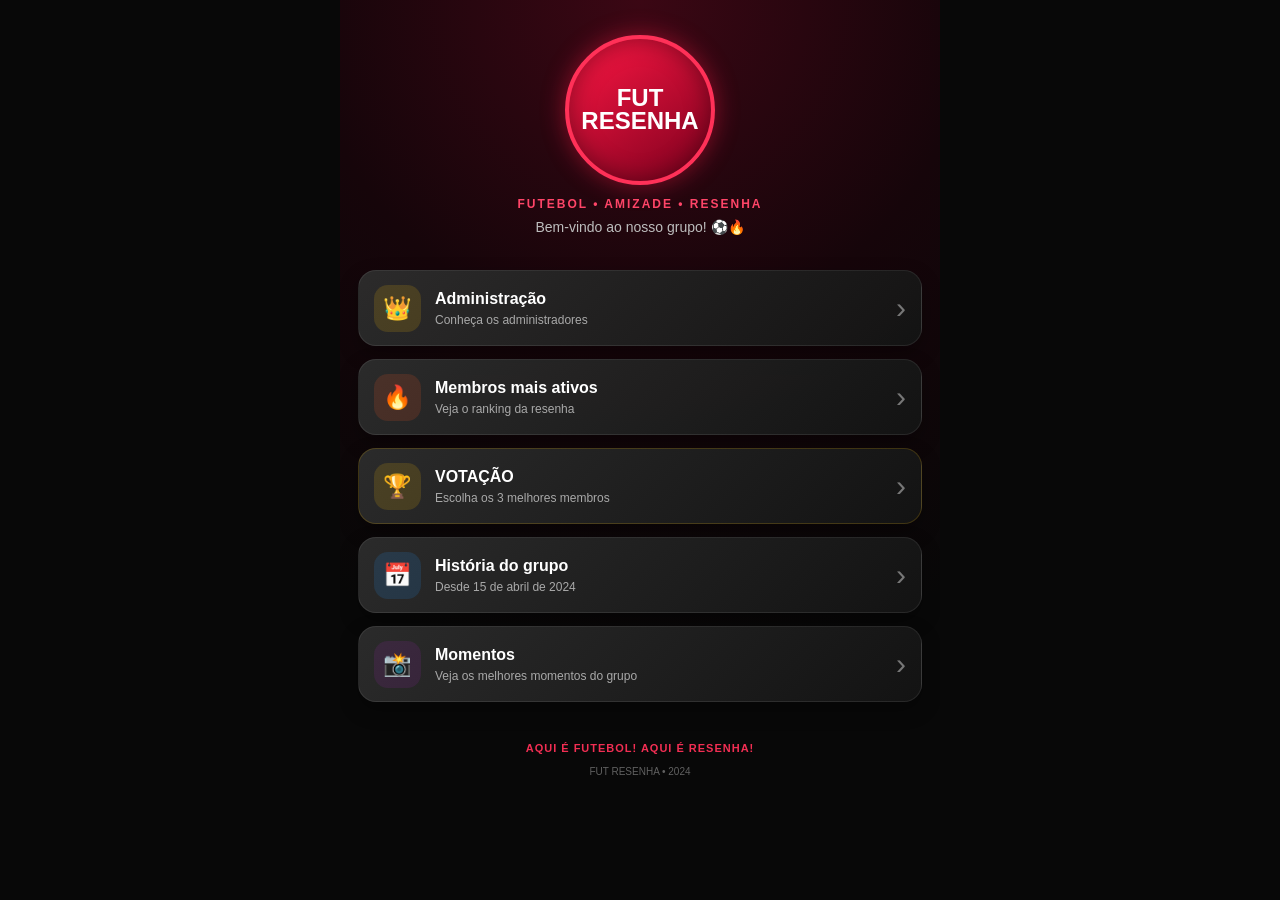
<file: index.html>
<!DOCTYPE html><html lang="pt-BR">
<head>
  <meta charset="UTF-8">
  <meta name="viewport" content="width=device-width, initial-scale=1.0">
  <title>FUT RESENHA</title>
  <link rel="stylesheet" href="style.css">
</head><body>  <div class="fut-page"><header class="hero">
  <div class="logo-area">
    <div class="logo-placeholder">
      FUT<br>RESENHA
    </div>
  </div>

  <p class="subtitle">FUTEBOL • AMIZADE • RESENHA</p>
  <p class="welcome">Bem-vindo ao nosso grupo! ⚽🔥</p>
</header>

<main class="menu">

  <a class="menu-card admin" href="administracao.html">
    <span class="icon">👑</span>
    <div>
      <strong>Administração</strong>
      <small>Conheça os administradores</small>
    </div>
    <span class="arrow">›</span>
  </a>

  <a class="menu-card active" href="ativos.html">
    <span class="icon">🔥</span>
    <div>
      <strong>Membros mais ativos</strong>
      <small>Veja o ranking da resenha</small>
    </div>
    <span class="arrow">›</span>
  </a>

  <a
    class="menu-card voting"
    href="https://docs.google.com/forms/d/e/1FAIpQLSfeVWWFdoKGb5j1BT060ZwXlwQJOsMhaYoPtxOzcRHyYe3UgA/viewform?usp=dialog"
    target="_blank"
    rel="noopener noreferrer"
  >
    <span class="icon">🏆</span>
    <div>
      <strong>VOTAÇÃO</strong>
      <small>Escolha os 3 melhores membros</small>
    </div>
    <span class="arrow">›</span>
  </a>

  <a class="menu-card history" href="historia.html">
    <span class="icon">📅</span>
    <div>
      <strong>História do grupo</strong>
      <small>Desde 15 de abril de 2024</small>
    </div>
    <span class="arrow">›</span>
  </a>

  <a class="menu-card moments" href="momentos.html">
    <span class="icon">📸</span>
    <div>
      <strong>Momentos</strong>
      <small>Veja os melhores momentos do grupo</small>
    </div>
    <span class="arrow">›</span>
  </a>

</main>

<footer>
  <strong>AQUI É FUTEBOL! AQUI É RESENHA!</strong>
  <span>FUT RESENHA • 2024</span>
</footer>

  </div></body>
</html>
</file>
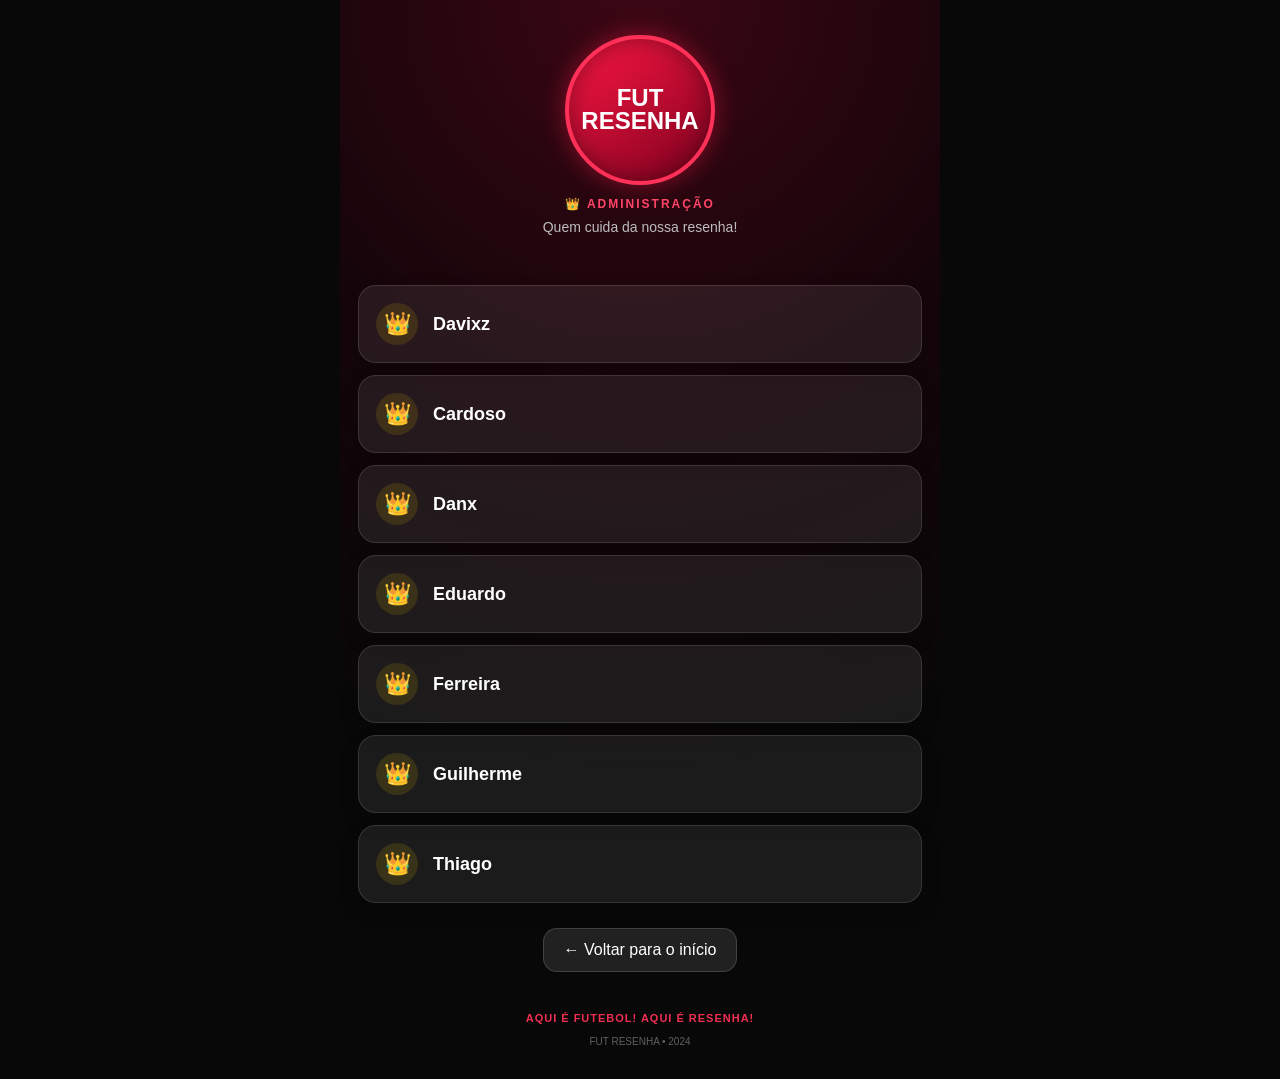
<file: administracao.html>
<!DOCTYPE html><html lang="pt-BR">
<head>
  <meta charset="UTF-8">
  <meta name="viewport" content="width=device-width, initial-scale=1.0">
  <title>Administração — FUT RESENHA</title>
  <link rel="stylesheet" href="style.css">
</head><body>  <div class="fut-page"><header class="hero">
  <div class="logo-area">
    <div class="logo-placeholder">
      FUT<br>RESENHA
    </div>
  </div>

  <p class="subtitle">👑 ADMINISTRAÇÃO</p>
  <p class="welcome">Quem cuida da nossa resenha!</p>
</header>

<main class="admins">

  <div class="admin-card">
    <span class="admin-icon">👑</span>
    <strong>Davixz</strong>
  </div>

  <div class="admin-card">
    <span class="admin-icon">👑</span>
    <strong>Cardoso</strong>
  </div>

  <div class="admin-card">
    <span class="admin-icon">👑</span>
    <strong>Danx</strong>
  </div>

  <div class="admin-card">
    <span class="admin-icon">👑</span>
    <strong>Eduardo</strong>
  </div>

  <div class="admin-card">
    <span class="admin-icon">👑</span>
    <strong>Ferreira</strong>
  </div>

  <div class="admin-card">
    <span class="admin-icon">👑</span>
    <strong>Guilherme</strong>
  </div>

  <div class="admin-card">
    <span class="admin-icon">👑</span>
    <strong>Thiago</strong>
  </div>

</main>

<a class="back-button" href="index.html">
  ← Voltar para o início
</a>

<footer>
  <strong>AQUI É FUTEBOL! AQUI É RESENHA!</strong>
  <span>FUT RESENHA • 2024</span>
</footer>

  </div></body>
</html>
</file>
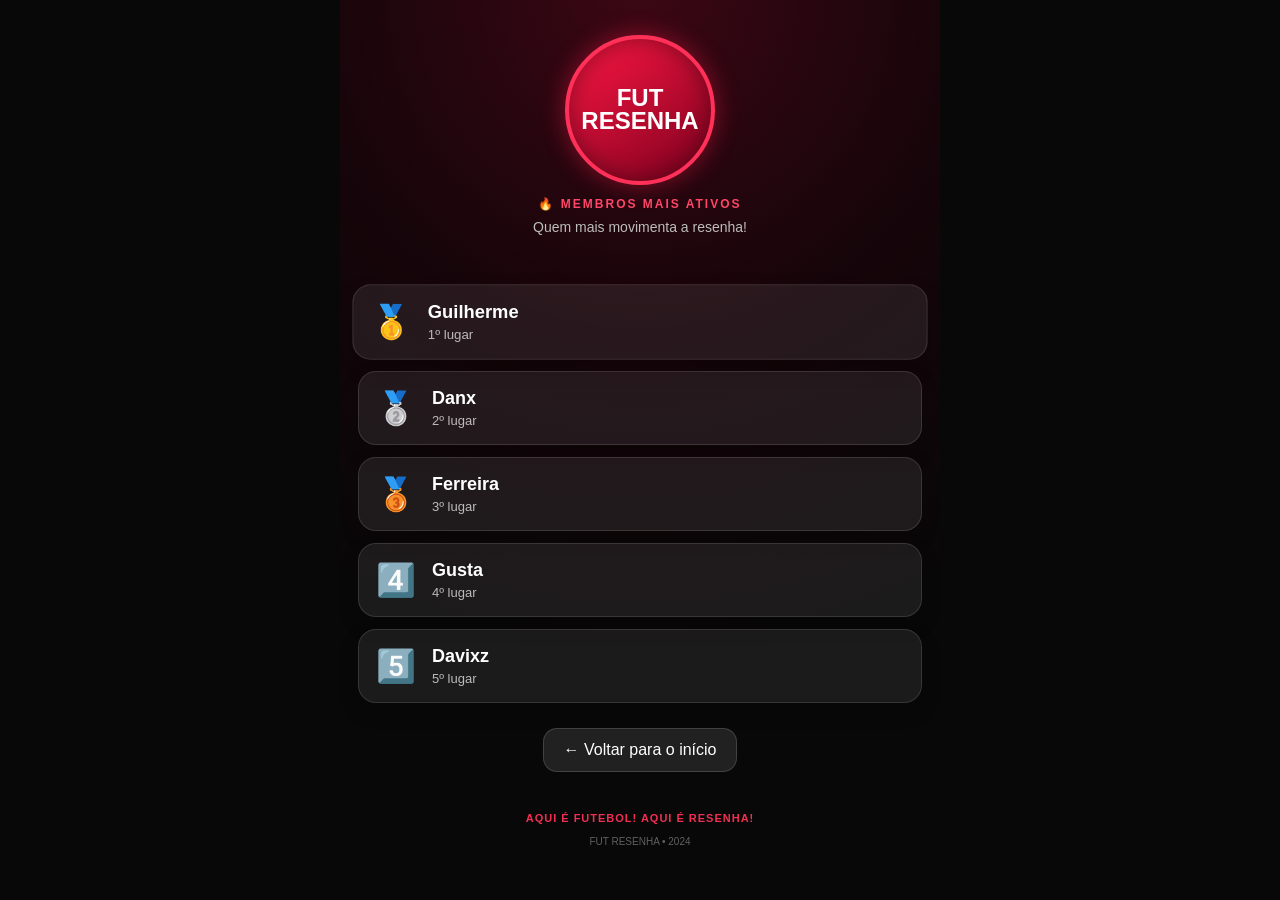
<file: ativos.html>
<!DOCTYPE html><html lang="pt-BR">
<head>
  <meta charset="UTF-8">
  <meta name="viewport" content="width=device-width, initial-scale=1.0">
  <title>Membros mais ativos — FUT RESENHA</title>
  <link rel="stylesheet" href="style.css">
</head><body>  <div class="fut-page"><header class="hero">
  <div class="logo-area">
    <div class="logo-placeholder">
      FUT<br>RESENHA
    </div>
  </div>

  <p class="subtitle">🔥 MEMBROS MAIS ATIVOS</p>
  <p class="welcome">Quem mais movimenta a resenha!</p>
</header>

<main class="ranking">

  <div class="ranking-card first">
    <span class="position">🥇</span>
    <div class="member-info">
      <strong>Guilherme</strong>
      <small>1º lugar</small>
    </div>
  </div>

  <div class="ranking-card second">
    <span class="position">🥈</span>
    <div class="member-info">
      <strong>Danx</strong>
      <small>2º lugar</small>
    </div>
  </div>

  <div class="ranking-card third">
    <span class="position">🥉</span>
    <div class="member-info">
      <strong>Ferreira</strong>
      <small>3º lugar</small>
    </div>
  </div>

  <div class="ranking-card">
    <span class="position">4️⃣</span>
    <div class="member-info">
      <strong>Gusta</strong>
      <small>4º lugar</small>
    </div>
  </div>

  <div class="ranking-card">
    <span class="position">5️⃣</span>
    <div class="member-info">
      <strong>Davixz</strong>
      <small>5º lugar</small>
    </div>
  </div>

</main>

<a class="back-button" href="index.html">
  ← Voltar para o início
</a>

<footer>
  <strong>AQUI É FUTEBOL! AQUI É RESENHA!</strong>
  <span>FUT RESENHA • 2024</span>
</footer>

  </div></body>
</html>
</file>
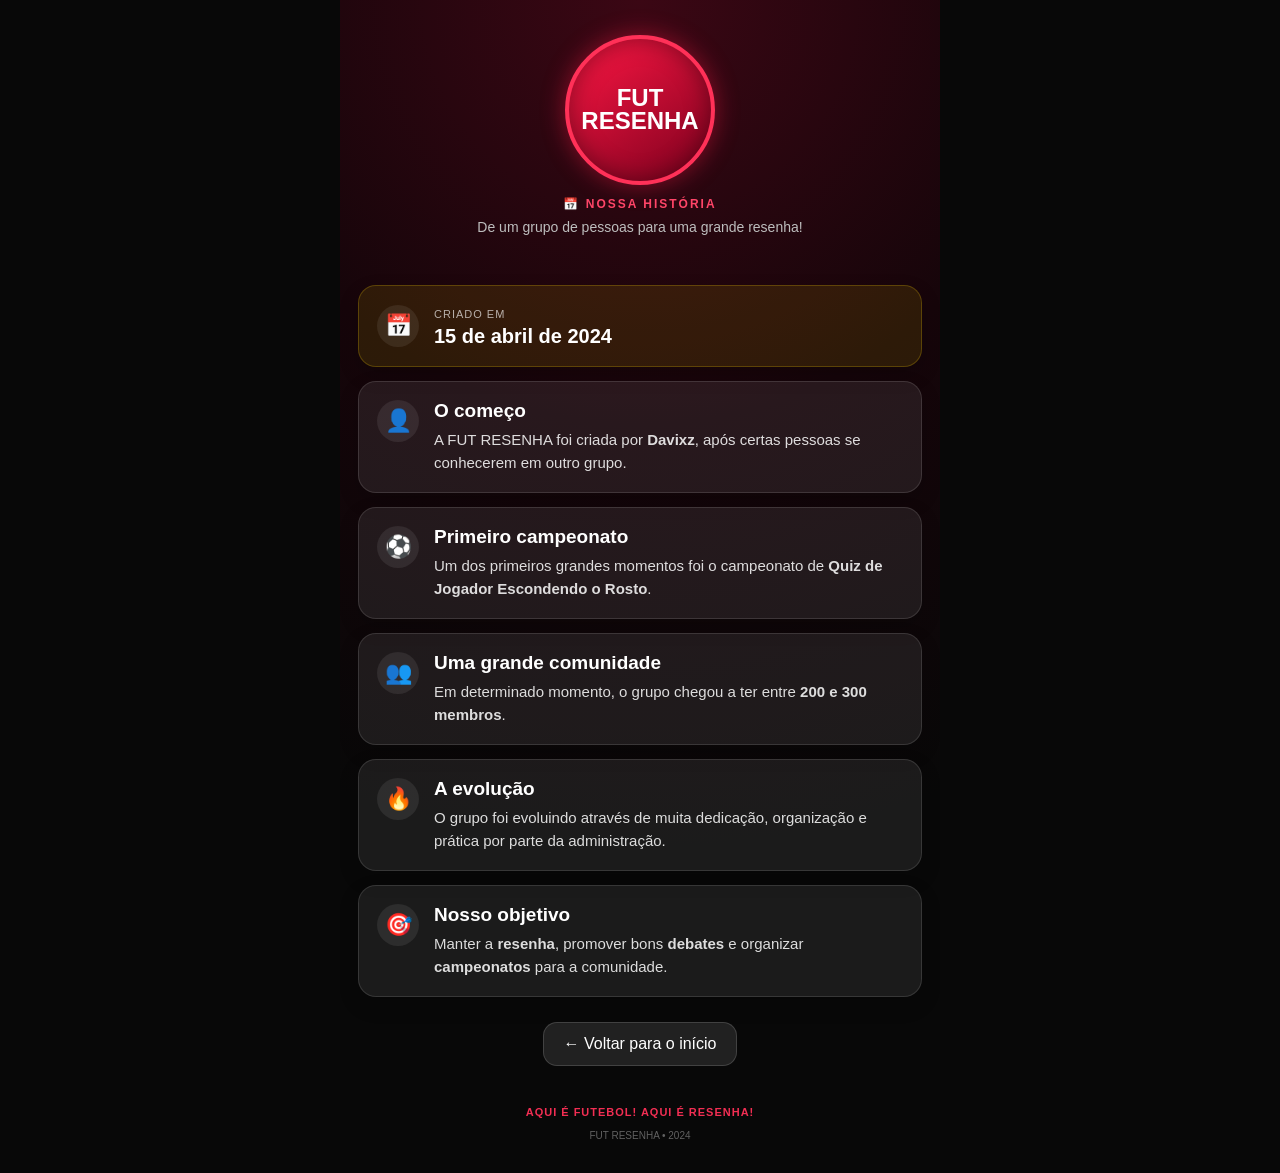
<file: historia.html>
<!DOCTYPE html><html lang="pt-BR">
<head>
  <meta charset="UTF-8">
  <meta name="viewport" content="width=device-width, initial-scale=1.0">
  <title>História — FUT RESENHA</title>
  <link rel="stylesheet" href="style.css">
</head><body>  <div class="fut-page"><header class="hero">
  <div class="logo-area">
    <div class="logo-placeholder">
      FUT<br>RESENHA
    </div>
  </div>

  <p class="subtitle">📅 NOSSA HISTÓRIA</p>
  <p class="welcome">De um grupo de pessoas para uma grande resenha!</p>
</header>

<main class="history-content">

  <section class="history-card highlight">
    <span class="history-icon">📅</span>
    <div>
      <small>CRIADO EM</small>
      <h2>15 de abril de 2024</h2>
    </div>
  </section>

  <section class="history-card">
    <span class="history-icon">👤</span>
    <div>
      <h2>O começo</h2>
      <p>
        A FUT RESENHA foi criada por <strong>Davixz</strong>,
        após certas pessoas se conhecerem em outro grupo.
      </p>
    </div>
  </section>

  <section class="history-card">
    <span class="history-icon">⚽</span>
    <div>
      <h2>Primeiro campeonato</h2>
      <p>
        Um dos primeiros grandes momentos foi o campeonato de
        <strong>Quiz de Jogador Escondendo o Rosto</strong>.
      </p>
    </div>
  </section>

  <section class="history-card">
    <span class="history-icon">👥</span>
    <div>
      <h2>Uma grande comunidade</h2>
      <p>
        Em determinado momento, o grupo chegou a ter entre
        <strong>200 e 300 membros</strong>.
      </p>
    </div>
  </section>

  <section class="history-card">
    <span class="history-icon">🔥</span>
    <div>
      <h2>A evolução</h2>
      <p>
        O grupo foi evoluindo através de muita dedicação,
        organização e prática por parte da administração.
      </p>
    </div>
  </section>

  <section class="history-card final">
    <span class="history-icon">🎯</span>
    <div>
      <h2>Nosso objetivo</h2>
      <p>
        Manter a <strong>resenha</strong>, promover bons
        <strong>debates</strong> e organizar
        <strong>campeonatos</strong> para a comunidade.
      </p>
    </div>
  </section>

</main>

<a class="back-button" href="index.html">
  ← Voltar para o início
</a>

<footer>
  <strong>AQUI É FUTEBOL! AQUI É RESENHA!</strong>
  <span>FUT RESENHA • 2024</span>
</footer>

  </div></body>
</html>
</file>
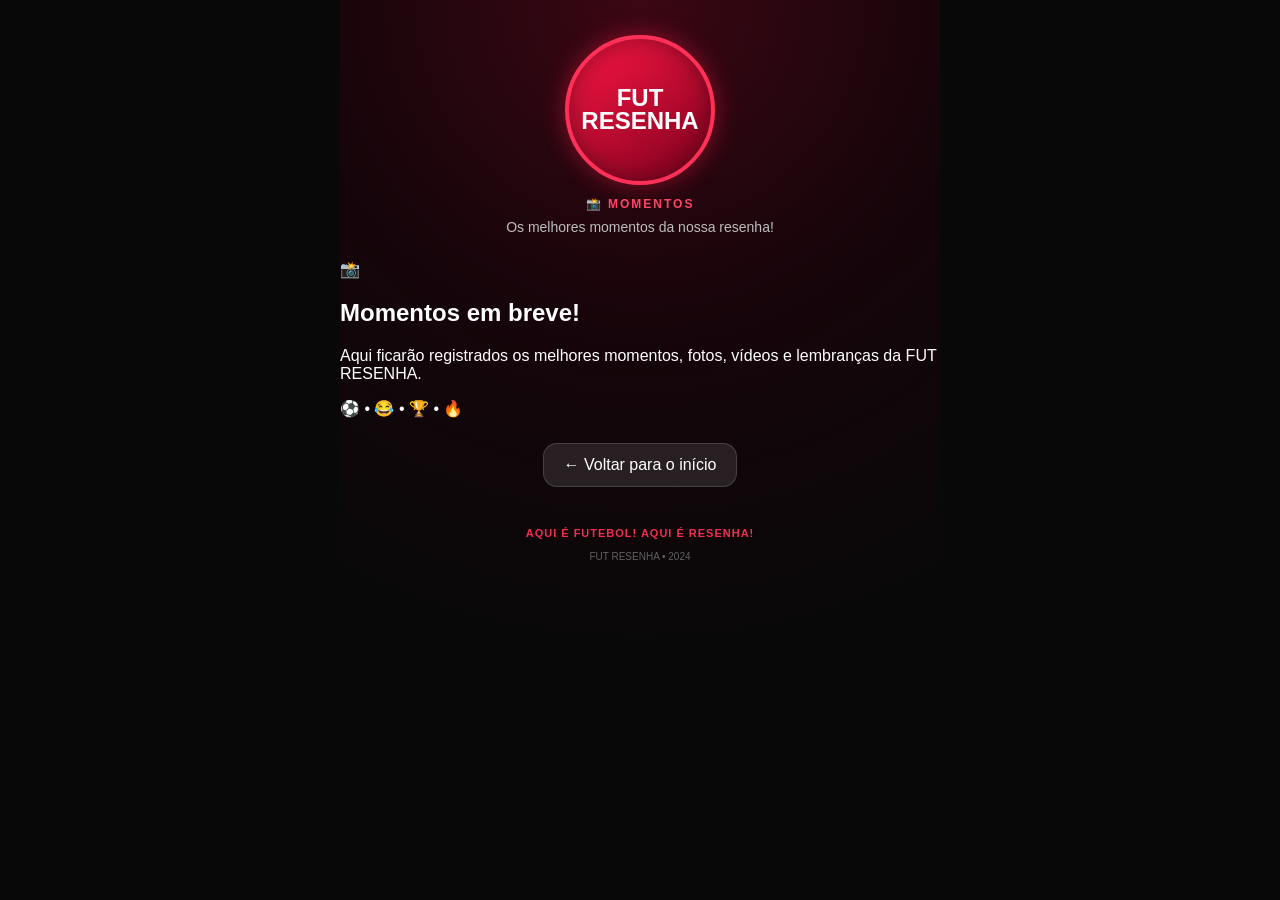
<file: momentos.html>
<!DOCTYPE html><html lang="pt-BR">
<head>
  <meta charset="UTF-8">
  <meta name="viewport" content="width=device-width, initial-scale=1.0">
  <title>Momentos — FUT RESENHA</title>
  <link rel="stylesheet" href="style.css">
</head><body>  <div class="fut-page"><header class="hero">
  <div class="logo-area">
    <div class="logo-placeholder">
      FUT<br>RESENHA
    </div>
  </div>

  <p class="subtitle">📸 MOMENTOS</p>
  <p class="welcome">Os melhores momentos da nossa resenha!</p>
</header>

<main class="moments-content">

  <div class="moments-empty">
    <div class="moments-empty-icon">📸</div>

    <h2>Momentos em breve!</h2>

    <p>
      Aqui ficarão registrados os melhores momentos,
      fotos, vídeos e lembranças da FUT RESENHA.
    </p>

    <span>⚽ • 😂 • 🏆 • 🔥</span>
  </div>

</main>

<a class="back-button" href="index.html">
  ← Voltar para o início
</a>

<footer>
  <strong>AQUI É FUTEBOL! AQUI É RESENHA!</strong>
  <span>FUT RESENHA • 2024</span>
</footer>

  </div></body>
</html>
</file>
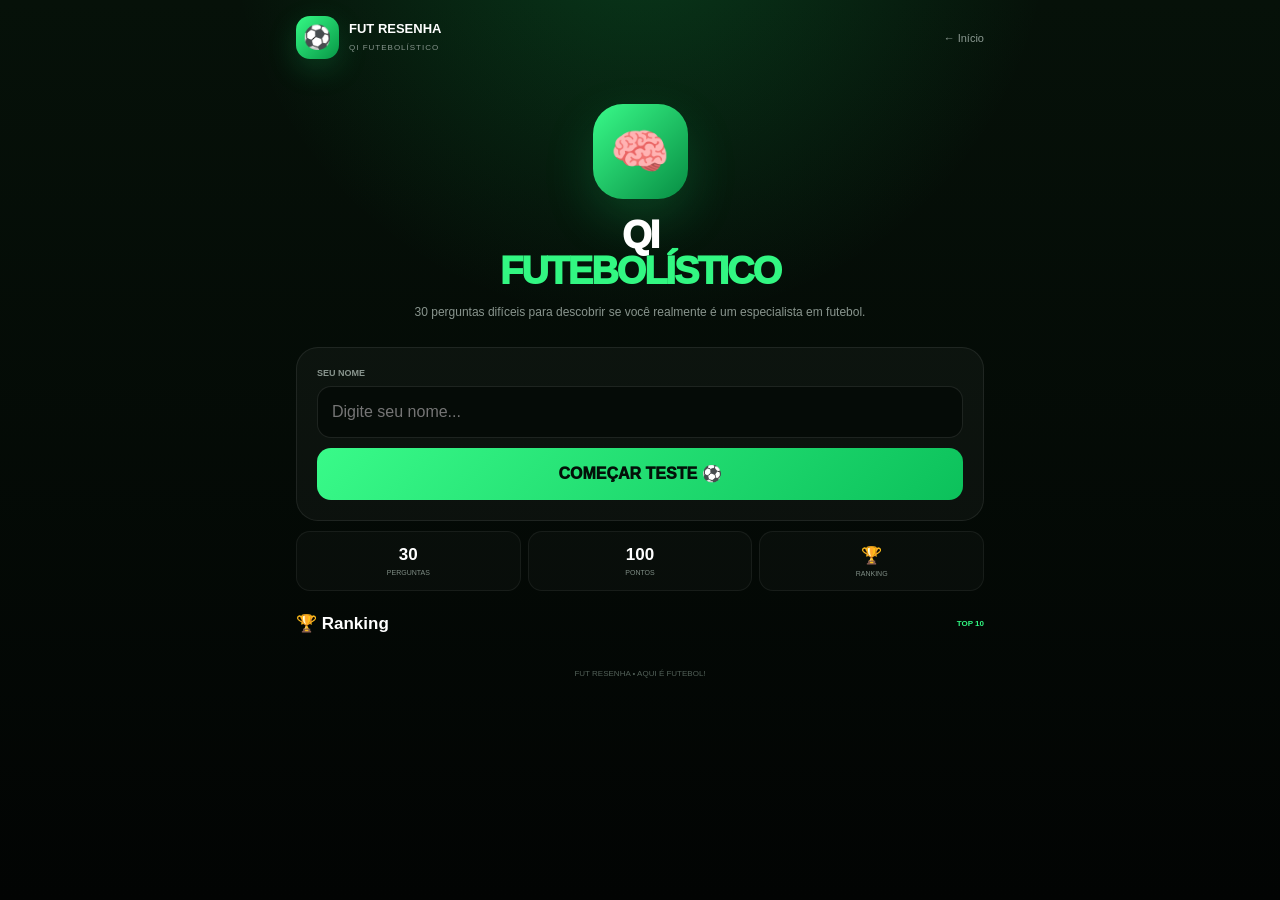
<file: qi.html>
<!DOCTYPE html>
<html lang="pt-BR">
<head>
<meta charset="UTF-8">
<meta name="viewport" content="width=device-width, initial-scale=1.0">
<title>QI Futebolístico • FUT RESENHA</title>

<style>
*{
  box-sizing:border-box;
  margin:0;
  padding:0;
}

body{
  font-family:Arial,Helvetica,sans-serif;
  min-height:100vh;
  color:#fff;
  background:
    radial-gradient(circle at 50% -10%,rgba(20,220,100,.20),transparent 35%),
    linear-gradient(180deg,#061109,#020403);
}

button,
input{
  font:inherit;
}

button{
  cursor:pointer;
}

.app{
  width:100%;
  max-width:720px;
  min-height:100vh;
  margin:auto;
  padding:16px;
}

.top{
  display:flex;
  align-items:center;
  justify-content:space-between;
  margin-bottom:20px;
}

.logo{
  display:flex;
  align-items:center;
  gap:10px;
}

.logo-icon{
  width:43px;
  height:43px;
  border-radius:14px;
  display:flex;
  align-items:center;
  justify-content:center;
  background:linear-gradient(135deg,#35f985,#079746);
  font-size:23px;
  box-shadow:0 10px 30px rgba(30,240,120,.18);
}

.logo-text strong{
  display:block;
  font-size:13px;
}

.logo-text small{
  color:#87958d;
  font-size:8px;
  letter-spacing:1px;
}

.back{
  color:#8b9991;
  text-decoration:none;
  font-size:11px;
}

.screen{
  display:none;
  animation:show .3s ease;
}

.screen.active{
  display:block;
}

@keyframes show{
  from{
    opacity:0;
    transform:translateY(10px);
  }
  to{
    opacity:1;
    transform:translateY(0);
  }
}

.hero{
  text-align:center;
  padding:25px 0;
}

.hero-icon{
  width:95px;
  height:95px;
  margin:auto;
  border-radius:30px;
  display:flex;
  align-items:center;
  justify-content:center;
  font-size:48px;
  background:linear-gradient(135deg,#39fa89,#078d43);
  box-shadow:0 20px 50px rgba(30,240,120,.18);
}

.hero h1{
  font-size:38px;
  line-height:.95;
  margin-top:18px;
  font-weight:1000;
  letter-spacing:-2px;
}

.hero h1 span{
  display:block;
  color:#32f782;
}

.hero p{
  color:#89958e;
  font-size:12px;
  line-height:1.55;
  max-width:480px;
  margin:14px auto 0;
}

.card{
  padding:20px;
  border-radius:22px;
  border:1px solid rgba(255,255,255,.08);
  background:rgba(255,255,255,.035);
}

.label{
  display:block;
  color:#89958e;
  font-size:9px;
  font-weight:bold;
  margin-bottom:8px;
}

.name-input{
  width:100%;
  height:52px;
  border-radius:14px;
  border:1px solid rgba(255,255,255,.10);
  background:#050b07;
  color:white;
  padding:0 14px;
  outline:none;
}

.name-input:focus{
  border-color:#32f782;
}

.primary{
  width:100%;
  height:52px;
  margin-top:10px;
  border:0;
  border-radius:14px;
  background:linear-gradient(135deg,#39fa89,#0cc15b);
  color:#031008;
  font-weight:1000;
}

.secondary{
  width:100%;
  height:48px;
  margin-top:9px;
  border:1px solid rgba(255,255,255,.09);
  border-radius:14px;
  background:rgba(255,255,255,.035);
  color:white;
  font-weight:bold;
}

.features{
  display:grid;
  grid-template-columns:repeat(3,1fr);
  gap:7px;
  margin-top:10px;
}

.feature{
  text-align:center;
  padding:13px 4px;
  border-radius:14px;
  background:rgba(255,255,255,.025);
  border:1px solid rgba(255,255,255,.06);
}

.feature strong{
  display:block;
  font-size:17px;
}

.feature span{
  display:block;
  color:#7f8d85;
  font-size:7px;
  margin-top:4px;
}

.title-row{
  display:flex;
  justify-content:space-between;
  align-items:center;
  margin:22px 0 10px;
}

.title-row h2{
  font-size:17px;
}

.title-row span{
  color:#32f782;
  font-size:8px;
  font-weight:bold;
}

.ranking{
  display:grid;
  gap:7px;
}

.rank{
  display:grid;
  grid-template-columns:38px 1fr auto;
  align-items:center;
  gap:9px;
  padding:10px;
  border:1px solid rgba(255,255,255,.07);
  border-radius:14px;
  background:rgba(255,255,255,.025);
}

.rank-position{
  width:32px;
  height:32px;
  border-radius:10px;
  background:rgba(255,255,255,.06);
  display:flex;
  align-items:center;
  justify-content:center;
  font-weight:bold;
}

.rank-name{
  font-size:12px;
  font-weight:bold;
  overflow:hidden;
  white-space:nowrap;
  text-overflow:ellipsis;
}

.rank-score{
  color:#32f782;
  font-size:12px;
  font-weight:1000;
}

.empty{
  padding:20px;
  text-align:center;
  color:#78857e;
  font-size:10px;
  border:1px dashed rgba(255,255,255,.10);
  border-radius:14px;
}

.quiz-header{
  display:flex;
  justify-content:space-between;
  align-items:center;
  margin-bottom:8px;
}

.question-count{
  font-size:11px;
  font-weight:bold;
}

.timer{
  color:#32f782;
  background:rgba(50,247,130,.07);
  padding:7px 10px;
  border-radius:9px;
  font-size:11px;
  font-weight:bold;
}

.progress-bg{
  height:6px;
  border-radius:99px;
  background:rgba(255,255,255,.07);
  overflow:hidden;
}

.progress{
  height:100%;
  width:0;
  background:#32f782;
  transition:.3s;
}

.question-card{
  margin-top:14px;
  padding:20px;
  border-radius:22px;
  border:1px solid rgba(255,255,255,.08);
  background:linear-gradient(145deg,#0b1710,#061009);
}

.category{
  display:inline-block;
  color:#32f782;
  background:rgba(50,247,130,.07);
  border-radius:8px;
  padding:6px 8px;
  font-size:8px;
  font-weight:bold;
  letter-spacing:.7px;
  margin-bottom:13px;
}

.question{
  font-size:21px;
  line-height:1.3;
}

.answers{
  display:grid;
  gap:8px;
  margin-top:19px;
}

.answer{
  width:100%;
  display:flex;
  align-items:center;
  gap:9px;
  text-align:left;
  border:1px solid rgba(255,255,255,.08);
  background:rgba(255,255,255,.025);
  color:white;
  border-radius:13px;
  padding:12px;
  font-size:12px;
  line-height:1.35;
}

.answer.selected{
  border-color:#32f782;
  background:rgba(50,247,130,.10);
}

.letter{
  width:28px;
  height:28px;
  flex:none;
  display:flex;
  align-items:center;
  justify-content:center;
  border-radius:9px;
  background:rgba(255,255,255,.07);
  font-weight:bold;
}

.selected .letter{
  background:#32f782;
  color:#031008;
}

.navigation{
  display:grid;
  grid-template-columns:1fr 1.4fr;
  gap:8px;
  margin-top:9px;
}

.nav{
  height:48px;
  border-radius:13px;
  border:1px solid rgba(255,255,255,.08);
  background:rgba(255,255,255,.035);
  color:white;
  font-weight:bold;
  font-size:11px;
}

.nav.next{
  border:0;
  background:#32f782;
  color:#031008;
}

.nav:disabled{
  opacity:.3;
}

.result-icon{
  width:90px;
  height:90px;
  margin:25px auto 15px;
  border-radius:28px;
  display:flex;
  align-items:center;
  justify-content:center;
  font-size:43px;
  background:linear-gradient(135deg,#39fa89,#078d43);
}

.result{
  text-align:center;
}

.result h1{
  font-size:29px;
}

.result p{
  color:#89958e;
  font-size:11px;
  margin-top:6px;
}

.score-card{
  margin-top:18px;
  text-align:center;
  padding:24px;
  border-radius:22px;
  border:1px solid rgba(50,247,130,.12);
  background:rgba(50,247,130,.035);
}

.score-label{
  color:#87938c;
  font-size:8px;
  letter-spacing:1px;
}

.score{
  color:#32f782;
  font-size:70px;
  font-weight:1000;
  line-height:1;
  margin:7px 0;
}

.level{
  display:inline-block;
  padding:7px 11px;
  border-radius:20px;
  color:#32f782;
  background:rgba(50,247,130,.08);
  font-size:9px;
  font-weight:bold;
}

.result-stats{
  display:grid;
  grid-template-columns:repeat(3,1fr);
  gap:7px;
  margin-top:8px;
}

.result-stat{
  text-align:center;
  padding:12px 4px;
  border-radius:13px;
  border:1px solid rgba(255,255,255,.06);
  background:rgba(255,255,255,.025);
}

.result-stat strong{
  display:block;
  font-size:17px;
}

.result-stat span{
  color:#7f8c85;
  font-size:7px;
}

.footer{
  text-align:center;
  color:#526058;
  font-size:8px;
  margin-top:25px;
}

.toast{
  position:fixed;
  left:50%;
  bottom:18px;
  transform:translate(-50%,120px);
  transition:.3s;
  background:#132019;
  border:1px solid rgba(50,247,130,.2);
  border-radius:12px;
  padding:11px 14px;
  font-size:10px;
  z-index:50;
}

.toast.show{
  transform:translate(-50%,0);
}
</style>
</head>

<body>

<div class="app">

<div class="top">

<div class="logo">

<div class="logo-icon">⚽</div>

<div class="logo-text">
<strong>FUT RESENHA</strong>
<small>QI FUTEBOLÍSTICO</small>
</div>

</div>

<a class="back" href="index.html">← Início</a>

</div>


<!-- INÍCIO -->

<section id="home" class="screen active">

<div class="hero">

<div class="hero-icon">🧠</div>

<h1>
QI
<span>FUTEBOLÍSTICO</span>
</h1>

<p>
30 perguntas difíceis para descobrir se você realmente
é um especialista em futebol.
</p>

</div>

<div class="card">

<label class="label">
SEU NOME
</label>

<input
id="nameInput"
class="name-input"
maxlength="25"
placeholder="Digite seu nome..."
autocomplete="off"
>

<button id="startBtn" class="primary">
COMEÇAR TESTE ⚽
</button>

</div>

<div class="features">

<div class="feature">
<strong>30</strong>
<span>PERGUNTAS</span>
</div>

<div class="feature">
<strong>100</strong>
<span>PONTOS</span>
</div>

<div class="feature">
<strong>🏆</strong>
<span>RANKING</span>
</div>

</div>

<div class="title-row">

<h2>🏆 Ranking</h2>

<span>TOP 10</span>

</div>

<div id="homeRanking" class="ranking"></div>

<div class="footer">
FUT RESENHA • AQUI É FUTEBOL!
</div>

</section>


<!-- TESTE -->

<section id="quiz" class="screen">

<div class="quiz-header">

<div id="questionNumber" class="question-count">
PERGUNTA 1/30
</div>

<div id="timer" class="timer">
00:00
</div>

</div>

<div class="progress-bg">
<div id="progress" class="progress"></div>
</div>

<div class="question-card">

<div id="category" class="category">
HISTÓRIA
</div>

<h2 id="question" class="question">
Carregando...
</h2>

<div id="answers" class="answers"></div>

</div>

<div class="navigation">

<button id="prevBtn" class="nav">
← VOLTAR
</button>

<button id="nextBtn" class="nav next">
PRÓXIMA →
</button>

</div>

</section>


<!-- RESULTADO -->

<section id="result" class="screen">

<div class="result">

<div class="result-icon">
🏆
</div>

<h1>Teste concluído!</h1>

<p id="resultName"></p>

</div>

<div class="score-card">

<div class="score-label">
SUA PONTUAÇÃO
</div>

<div id="score" class="score">
0
</div>

<div id="level" class="level">
-
</div>

</div>

<div class="result-stats">

<div class="result-stat">
<strong id="correct">0</strong>
<span>ACERTOS</span>
</div>

<div class="result-stat">
<strong id="wrong">0</strong>
<span>ERROS</span>
</div>

<div class="result-stat">
<strong id="resultTime">00:00</strong>
<span>TEMPO</span>
</div>

</div>

<div class="title-row">

<h2>🏆 Ranking</h2>

<span>TOP 10</span>

</div>

<div id="resultRanking" class="ranking"></div>

<button id="againBtn" class="primary">
JOGAR NOVAMENTE
</button>

<button id="homeBtn" class="secondary">
VOLTAR AO INÍCIO
</button>

</section>

</div>

<div id="toast" class="toast"></div>


<script>

const questions = [

{
category:"COPA DO MUNDO",
question:"Qual seleção foi a primeira a conquistar uma Copa do Mundo fora de seu continente?",
answers:["Brasil","Argentina","Uruguai","Itália"],
correct:0
},

{
category:"COPA DO MUNDO",
question:"Quem marcou o famoso gol conhecido como 'Mão de Deus' na Copa de 1986?",
answers:["Pelé","Diego Maradona","Gabriel Batistuta","Jorge Valdano"],
correct:1
},

{
category:"COPA DO MUNDO",
question:"Quem foi o artilheiro da Copa do Mundo de 2002?",
answers:["Rivaldo","Ronaldo","Miroslav Klose","Christian Vieri"],
correct:1
},

{
category:"COPA DO MUNDO",
question:"Qual seleção eliminou o Brasil nas quartas de final da Copa de 2006?",
answers:["Itália","França","Alemanha","Portugal"],
correct:1
},

{
category:"COPA DO MUNDO",
question:"Qual jogador marcou dois gols na final da Copa do Mundo de 1998?",
answers:["Zinedine Zidane","Ronaldo","Thierry Henry","Patrick Vieira"],
correct:0
},

{
category:"COPA DO MUNDO",
question:"Qual seleção perdeu a final da Copa de 1974?",
answers:["Argentina","Holanda","Itália","Brasil"],
correct:1
},

{
category:"CHAMPIONS LEAGUE",
question:"Qual clube venceu a primeira edição da Copa dos Campeões da Europa?",
answers:["Real Madrid","Milan","Benfica","Barcelona"],
correct:0
},

{
category:"CHAMPIONS LEAGUE",
question:"Quem marcou o famoso voleio na final da Champions League de 2002?",
answers:["Luís Figo","Zinedine Zidane","Raúl","Roberto Carlos"],
correct:1
},

{
category:"CHAMPIONS LEAGUE",
question:"Qual clube venceu a Champions League de 1999 após virar contra o Bayern?",
answers:["Manchester United","Liverpool","Arsenal","Chelsea"],
correct:0
},

{
category:"CHAMPIONS LEAGUE",
question:"Quem era o treinador do Porto campeão europeu em 2004?",
answers:["José Mourinho","Carlo Ancelotti","Rafael Benítez","Fabio Capello"],
correct:0
},

{
category:"CHAMPIONS LEAGUE",
question:"Qual clube venceu a Champions League de 1993?",
answers:["Milan","Olympique de Marseille","Barcelona","Ajax"],
correct:1
},

{
category:"CHAMPIONS LEAGUE",
question:"Qual jogador marcou o gol do título do Real Madrid na final de 2014?",
answers:["Cristiano Ronaldo","Gareth Bale","Sergio Ramos","Marcelo"],
correct:1
},

{
category:"BRASIL",
question:"Qual clube brasileiro conquistou a Libertadores de 1981?",
answers:["Flamengo","Grêmio","Cruzeiro","Santos"],
correct:0
},

{
category:"BRASIL",
question:"Qual clube conquistou a Libertadores de 1992?",
answers:["São Paulo","Santos","Flamengo","Vasco"],
correct:0
},

{
category:"BRASIL",
question:"Qual clube venceu o Mundial Interclubes de 1983?",
answers:["Flamengo","Grêmio","Santos","São Paulo"],
correct:1
},

{
category:"BRASIL",
question:"Quem marcou os dois gols do Flamengo na final da Libertadores de 2019?",
answers:["Bruno Henrique","Gabigol","Arrascaeta","Everton Ribeiro"],
correct:1
},

{
category:"BRASIL",
question:"Qual clube brasileiro revelou Neymar?",
answers:["Santos","São Paulo","Flamengo","Corinthians"],
correct:0
},

{
category:"BRASIL",
question:"Qual clube é conhecido como 'Imortal Tricolor'?",
answers:["Grêmio","Internacional","São Paulo","Fluminense"],
correct:0
},

{
category:"CRAQUES",
question:"Qual jogador recebeu o apelido de 'La Saeta Rubia'?",
answers:["Alfredo Di Stéfano","Ferenc Puskás","Johan Cruyff","Eusébio"],
correct:0
},

{
category:"CRAQUES",
question:"Qual goleiro ganhou a Bola de Ouro em 1963?",
answers:["Gordon Banks","Lev Yashin","Dino Zoff","Sepp Maier"],
correct:1
},

{
category:"CRAQUES",
question:"Quem venceu a Bola de Ouro de 1994?",
answers:["Romário","Roberto Baggio","Hristo Stoichkov","George Weah"],
correct:1
},

{
category:"CRAQUES",
question:"Qual jogador holandês é considerado um dos principais símbolos do Futebol Total?",
answers:["Marco van Basten","Johan Cruyff","Ruud Gullit","Dennis Bergkamp"],
correct:1
},

{
category:"CRAQUES",
question:"Qual brasileiro ganhou a Bola de Ouro em 2007?",
answers:["Kaká","Ronaldinho","Ronaldo","Robinho"],
correct:0
},

{
category:"TÁTICA",
question:"O que caracteriza uma formação 4-3-3?",
answers:[
"4 defensores, 3 meio-campistas e 3 atacantes",
"3 defensores, 4 meio-campistas e 3 atacantes",
"4 defensores, 4 meio-campistas e 2 atacantes",
"3 defensores, 3 meio-campistas e 4 atacantes"
],
correct:0
},

{
category:"TÁTICA",
question:"O que significa jogar em bloco baixo?",
answers:[
"Manter a equipe muito próxima do ataque",
"Manter a estrutura defensiva mais recuada",
"Pressionar sempre no campo adversário",
"Utilizar três zagueiros"
],
correct:1
},

{
category:"TÁTICA",
question:"O que é uma transição ofensiva?",
answers:[
"Passar do ataque para a defesa",
"Recuperar a bola e iniciar rapidamente o ataque",
"Fazer uma substituição ofensiva",
"Trocar o centroavante pelo ponta"
],
correct:1
},

{
category:"TÁTICA",
question:"Na marcação por zona, o que o defensor prioriza?",
answers:[
"Seguir exclusivamente um adversário",
"Proteger determinada região do campo",
"Ficar sempre próximo do goleiro",
"Marcar somente jogadores sem bola"
],
correct:1
},

{
category:"REGRAS",
question:"Qual é a distância da marca do pênalti até a linha de gol?",
answers:["9,15 m","10 m","11 m","12 m"],
correct:2
},

{
category:"REGRAS",
question:"Quantos metros tem o raio do círculo central?",
answers:["6,15 m","9,15 m","10 m","11 m"],
correct:1
},

{
category:"REGRAS",
question:"Um jogador expulso pode participar da disputa de pênaltis?",
answers:[
"Sim, se o jogo terminar empatado",
"Não",
"Somente se for goleiro",
"Somente se o treinador autorizar"
],
correct:1
},

{
category:"FUTEBOL MUNDIAL",
question:"Qual clube italiano é conhecido como 'La Vecchia Signora'?",
answers:["Milan","Inter de Milão","Juventus","Roma"],
correct:2
}

];


let currentQuestion=0;
let playerAnswers=[];
let playerName="";
let startTime=0;
let timerInterval=null;


const home=document.getElementById("home");
const quiz=document.getElementById("quiz");
const result=document.getElementById("result");


function showScreen(screen){

home.classList.remove("active");
quiz.classList.remove("active");
result.classList.remove("active");

screen.classList.add("active");

window.scrollTo(0,0);

}


function startQuiz(){

const input=document.getElementById("nameInput");

playerName=input.value.trim();

if(!playerName){

showToast("Digite seu nome primeiro!");

return;

}

currentQuestion=0;

playerAnswers=new Array(questions.length).fill(null);

startTime=Date.now();

clearInterval(timerInterval);

timerInterval=setInterval(updateTimer,1000);

showScreen(quiz);

renderQuestion();

}


function renderQuestion(){

const q=questions[currentQuestion];

document.getElementById("questionNumber").textContent=
"PERGUNTA "+(currentQuestion+1)+"/30";

document.getElementById("category").textContent=
q.category;

document.getElementById("question").textContent=
q.question;

document.getElementById("progress").style.width=
((currentQuestion+1)/30*100)+"%";

const answersContainer=
document.getElementById("answers");

answersContainer.innerHTML="";

const letters=["A","B","C","D"];

q.answers.forEach(function(answer,index){

const button=document.createElement("button");

button.className="answer";

if(playerAnswers[currentQuestion]===index){

button.classList.add("selected");

}

const letter=document.createElement("span");

letter.className="letter";

letter.textContent=letters[index];

const text=document.createElement("span");

text.textContent=answer;

button.appendChild(letter);

button.appendChild(text);

button.addEventListener("click",function(){

playerAnswers[currentQuestion]=index;

renderQuestion();

});

answersContainer.appendChild(button);

});


document.getElementById("prevBtn").disabled=
currentQuestion===0;

document.getElementById("nextBtn").textContent=
currentQuestion===29
?"FINALIZAR 🏆"
:"PRÓXIMA →";

}


function nextQuestion(){

if(playerAnswers[currentQuestion]===null){

showToast("Escolha uma resposta!");

return;

}

if(currentQuestion===29){

finishQuiz();

return;

}

currentQuestion++;

renderQuestion();

}


function previousQuestion(){

if(currentQuestion>0){

currentQuestion--;

renderQuestion();

}

}


function updateTimer(){

const elapsed=
Math.floor((Date.now()-startTime)/1000);

document.getElementById("timer").textContent=
formatTime(elapsed);

}


function formatTime(seconds){

const minutes=
Math.floor(seconds/60)
.toString()
.padStart(2,"0");

const secs=
(seconds%60)
.toString()
.padStart(2,"0");

return minutes+":"+secs;

}


function finishQuiz(){

clearInterval(timerInterval);

let correct=0;

questions.forEach(function(question,index){

if(playerAnswers[index]===question.correct){

correct++;

}

});

const wrong=30-correct;

const score=Math.round((correct/30)*100);

const time=
Math.floor((Date.now()-startTime)/1000);

saveRanking({
name:playerName,
score:score,
time:time
});


document.getElementById("resultName").textContent=
playerName+" — resultado final";

document.getElementById("score").textContent=
score;

document.getElementById("correct").textContent=
correct;

document.getElementById("wrong").textContent=
wrong;

document.getElementById("resultTime").textContent=
formatTime(time);

document.getElementById("level").textContent=
getLevel(score);

renderRanking(
document.getElementById("resultRanking")
);

showScreen(result);

}


function getLevel(score){

if(score>=9
</file>
<file: style.css>
* {
  box-sizing: border-box;
}

body {
  margin: 0;
  padding: 0;
  background: #080808;
  color: #ffffff;
  font-family: Arial, Helvetica, sans-serif;
}

.fut-page {
  min-height: 100vh;
  width: 100%;
  max-width: 600px;
  margin: 0 auto;
  overflow: hidden;
  background:
    radial-gradient(circle at 50% 0%, #3b0714 0%, #16050a 35%, #080808 70%);
}

/* TOPO */

.hero {
  text-align: center;
  padding: 35px 20px 25px;
}

.logo-area {
  display: flex;
  justify-content: center;
  align-items: center;
  margin-bottom: 12px;
}

.logo-placeholder {
  width: 150px;
  height: 150px;
  border-radius: 50%;
  display: flex;
  justify-content: center;
  align-items: center;
  text-align: center;

  font-size: 24px;
  font-weight: 900;
  line-height: 0.95;

  background: linear-gradient(145deg, #ff1744, #7a001d);
  border: 4px solid #ff3158;
  box-shadow:
    0 0 25px rgba(255, 23, 68, 0.45),
    inset 0 0 25px rgba(0, 0, 0, 0.4);
}

.subtitle {
  margin: 12px 0 5px;
  font-size: 12px;
  font-weight: 800;
  letter-spacing: 2px;
  color: #ff4568;
}

.welcome {
  margin: 8px 0 0;
  font-size: 14px;
  color: #bdbdbd;
}

/* BOTÕES */

.menu {
  display: flex;
  flex-direction: column;
  gap: 13px;
  padding: 10px 18px 25px;
}

.menu-card {
  min-height: 76px;
  display: flex;
  align-items: center;
  gap: 14px;

  padding: 13px 15px;

  text-decoration: none;
  color: #ffffff;

  border-radius: 18px;
  border: 1px solid rgba(255,255,255,0.08);

  background: linear-gradient(
    135deg,
    rgba(45,45,45,0.95),
    rgba(20,20,20,0.95)
  );

  box-shadow: 0 8px 20px rgba(0,0,0,0.3);

  transition: transform 0.15s ease, border-color 0.15s ease;
}

.menu-card:active {
  transform: scale(0.97);
}

.menu-card:hover {
  border-color: rgba(255,255,255,0.2);
}

.icon {
  width: 47px;
  height: 47px;
  flex-shrink: 0;

  display: flex;
  justify-content: center;
  align-items: center;

  border-radius: 14px;

  font-size: 23px;

  background: rgba(255,255,255,0.08);
}

.menu-card div {
  flex: 1;
}

.menu-card strong {
  display: block;
  font-size: 16px;
  margin-bottom: 5px;
}

.menu-card small {
  display: block;
  font-size: 12px;
  color: #a9a9a9;
}

.arrow {
  font-size: 30px;
  color: #777;
}

/* CORES DOS CARDS */

.admin .icon {
  background: rgba(255, 193, 7, 0.15);
}

.active .icon {
  background: rgba(255, 87, 34, 0.15);
}

.voting .icon {
  background: rgba(255, 193, 7, 0.15);
}

.history .icon {
  background: rgba(33, 150, 243, 0.15);
}

.moments .icon {
  background: rgba(156, 39, 176, 0.15);
}

/* RODAPÉ */

footer {
  text-align: center;
  padding: 15px 20px 30px;
}

footer strong {
  display: block;
  font-size: 11px;
  letter-spacing: 1px;
  color: #ff3158;
  margin-bottom: 7px;
}

footer span {
  font-size: 10px;
  color: #666;
}

/* TELAS MUITO PEQUENAS */

@media (max-width: 360px) {

  .hero {
    padding-top: 25px;
  }

  .logo-placeholder {
    width: 125px;
    height: 125px;
    font-size: 20px;
  }

  .menu {
    padding-left: 12px;
    padding-right: 12px;
  }

  .menu-card strong {
    font-size: 14px;
  }
}

/* ================================
RANKING — MEMBROS MAIS ATIVOS
================================ */

.ranking {
width: 100%;
max-width: 600px;
margin: 25px auto;
padding: 0 18px;
box-sizing: border-box;
}

.ranking-card {
display: flex;
align-items: center;
gap: 15px;
background: rgba(255, 255, 255, 0.08);
border: 1px solid rgba(255, 255, 255, 0.12);
border-radius: 18px;
padding: 16px;
margin-bottom: 12px;
color: white;
box-shadow: 0 8px 20px rgba(0, 0, 0, 0.18);
}

.ranking-card.first {
transform: scale(1.02);
}

.position {
font-size: 32px;
min-width: 42px;
text-align: center;
}

.member-info {
display: flex;
flex-direction: column;
gap: 4px;
}

.member-info strong {
font-size: 18px;
}

.member-info small {
font-size: 13px;
opacity: 0.7;
}

.back-button {
display: block;
width: fit-content;
margin: 25px auto;
padding: 12px 20px;
border-radius: 14px;
text-decoration: none;
color: white;
background: rgba(255, 255, 255, 0.1);
border: 1px solid rgba(255, 255, 255, 0.15);
}

.back-button:hover {
background: rgba(255, 255, 255, 0.18);
}

@media (max-width: 480px) {
.ranking {
padding: 0 14px;
}

.ranking-card {
padding: 14px;
}

.position {
font-size: 28px;
}

.member-info strong {
font-size: 17px;
}
}

/* ================================
ADMINISTRAÇÃO
================================ */

.admins {
width: 100%;
max-width: 600px;
margin: 25px auto;
padding: 0 18px;
box-sizing: border-box;
}

.admin-card {
display: flex;
align-items: center;
gap: 15px;
padding: 17px;
margin-bottom: 12px;
border-radius: 18px;

background: rgba(255, 255, 255, 0.08);
border: 1px solid rgba(255, 255, 255, 0.12);

color: white;
box-shadow: 0 8px 20px rgba(0, 0, 0, 0.18);

transition: transform 0.2s ease, background 0.2s ease;
}

.admin-card:hover {
transform: translateY(-2px);
background: rgba(255, 255, 255, 0.13);
}

.admin-icon {
width: 42px;
height: 42px;

display: flex;
align-items: center;
justify-content: center;

border-radius: 50%;
background: rgba(255, 215, 0, 0.12);

font-size: 22px;
}

.admin-card strong {
font-size: 18px;
}

@media (max-width: 480px) {
.admins {
padding: 0 14px;
}

.admin-card {
padding: 14px;
}

.admin-card strong {
font-size: 17px;
}
}

/* ================================
HISTÓRIA DO GRUPO
================================ */

.history-content {
width: 100%;
max-width: 600px;
margin: 25px auto;
padding: 0 18px;
box-sizing: border-box;
}

.history-card {
display: flex;
align-items: flex-start;
gap: 15px;

padding: 18px;
margin-bottom: 14px;

border-radius: 18px;

background: rgba(255, 255, 255, 0.08);
border: 1px solid rgba(255, 255, 255, 0.12);

color: white;

box-shadow: 0 8px 20px rgba(0, 0, 0, 0.18);
}

.history-card.highlight {
align-items: center;
background: rgba(255, 215, 0, 0.10);
border: 1px solid rgba(255, 215, 0, 0.22);
}

.history-card.final {
margin-bottom: 5px;
}

.history-icon {
min-width: 42px;
height: 42px;

display: flex;
align-items: center;
justify-content: center;

border-radius: 50%;

background: rgba(255, 255, 255, 0.08);

font-size: 22px;
}

.history-card h2 {
margin: 0 0 7px;
font-size: 19px;
}

.history-card p {
margin: 0;
line-height: 1.5;
font-size: 15px;
opacity: 0.85;
}

.history-card small {
font-size: 11px;
letter-spacing: 1px;
opacity: 0.65;
}

.history-card.highlight h2 {
margin: 3px 0 0;
font-size: 20px;
}

@media (max-width: 480px) {
.history-content {
padding: 0 14px;
}

.history-card {
padding: 15px;
}

.history-card h2 {
font-size: 18px;
}

.history-card p {
font-size: 14px;
}
}

/* ================================
MELHORIAS VISUAIS — FUT RESENHA
================================ */

.hero {
position: relative;
}

.logo-placeholder {
animation: logoPulse 3s ease-in-out infinite;
}

@keyframes logoPulse {
0%, 100% {
transform: scale(1);
box-shadow:
0 0 25px rgba(255, 23, 68, 0.45),
inset 0 0 25px rgba(0, 0, 0, 0.4);
}

50% {
transform: scale(1.035);
box-shadow:
0 0 38px rgba(255, 23, 68, 0.65),
inset 0 0 25px rgba(0, 0, 0, 0.4);
}
}

.menu-card {
position: relative;
overflow: hidden;
}

.menu-card::before {
content: "";
position: absolute;
top: 0;
left: -100%;
width: 70%;
height: 100%;
background: linear-gradient(
90deg,
transparent,
rgba(255,255,255,0.07),
transparent
);
transition: left 0.5s ease;
}

.menu-card:hover::before {
left: 130%;
}

.menu-card:hover .arrow {
transform: translateX(4px);
color: #ff3158;
}

.arrow {
transition: transform 0.2s ease, color 0.2s ease;
}

.voting {
border-color: rgba(255, 193, 7, 0.18);
}

.voting:hover {
border-color: rgba(255, 193, 7, 0.45);
}

.admin:hover {
border-color: rgba(255, 193, 7, 0.35);
}

.active:hover {
border-color: rgba(255, 87, 34, 0.4);
}

.history:hover {
border-color: rgba(33, 150, 243, 0.4);
}

.moments:hover {
border-color: rgba(156, 39, 176, 0.4);
}

footer {
opacity: 0.95;
}

@media (max-width: 480px) {
.hero {
padding-top: 30px;
}

.welcome {
font-size: 13px;
}

.menu {
gap: 11px;
}

.menu-card {
min-height: 72px;
}
}
</file>
